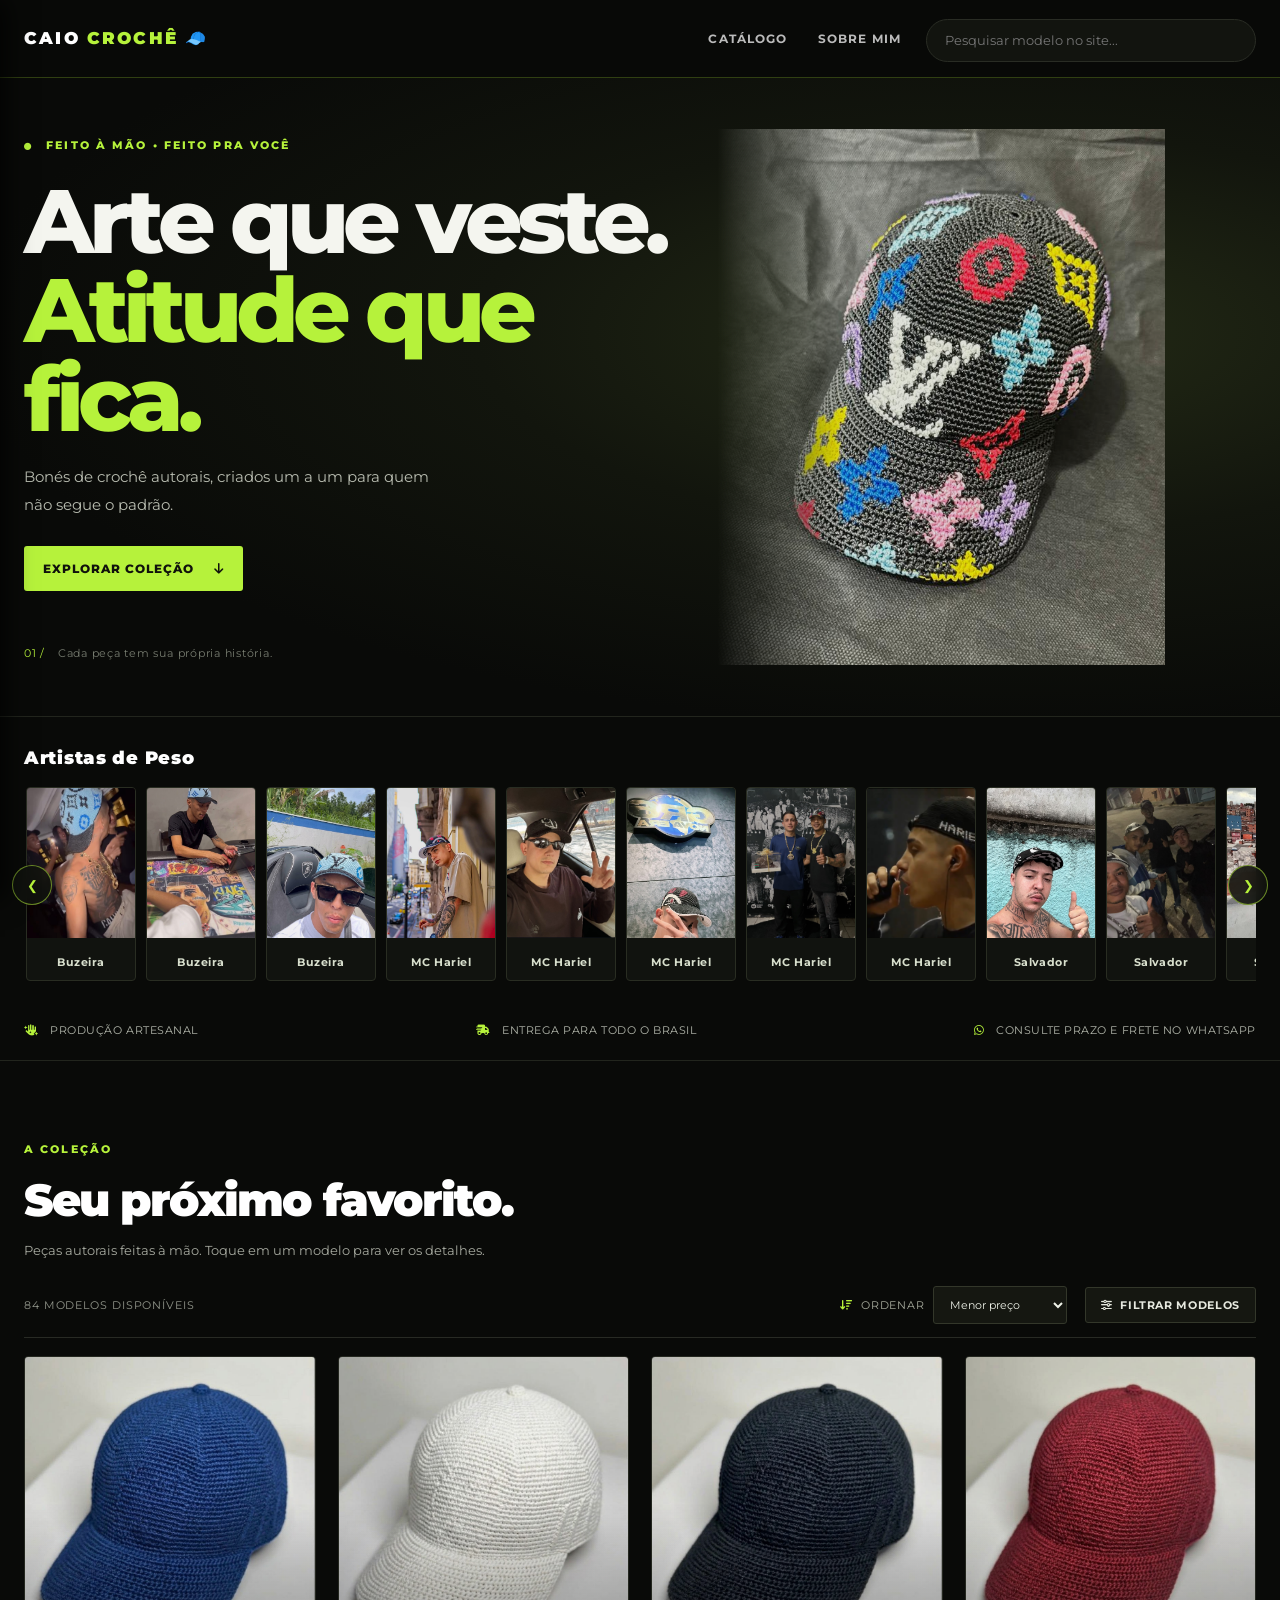
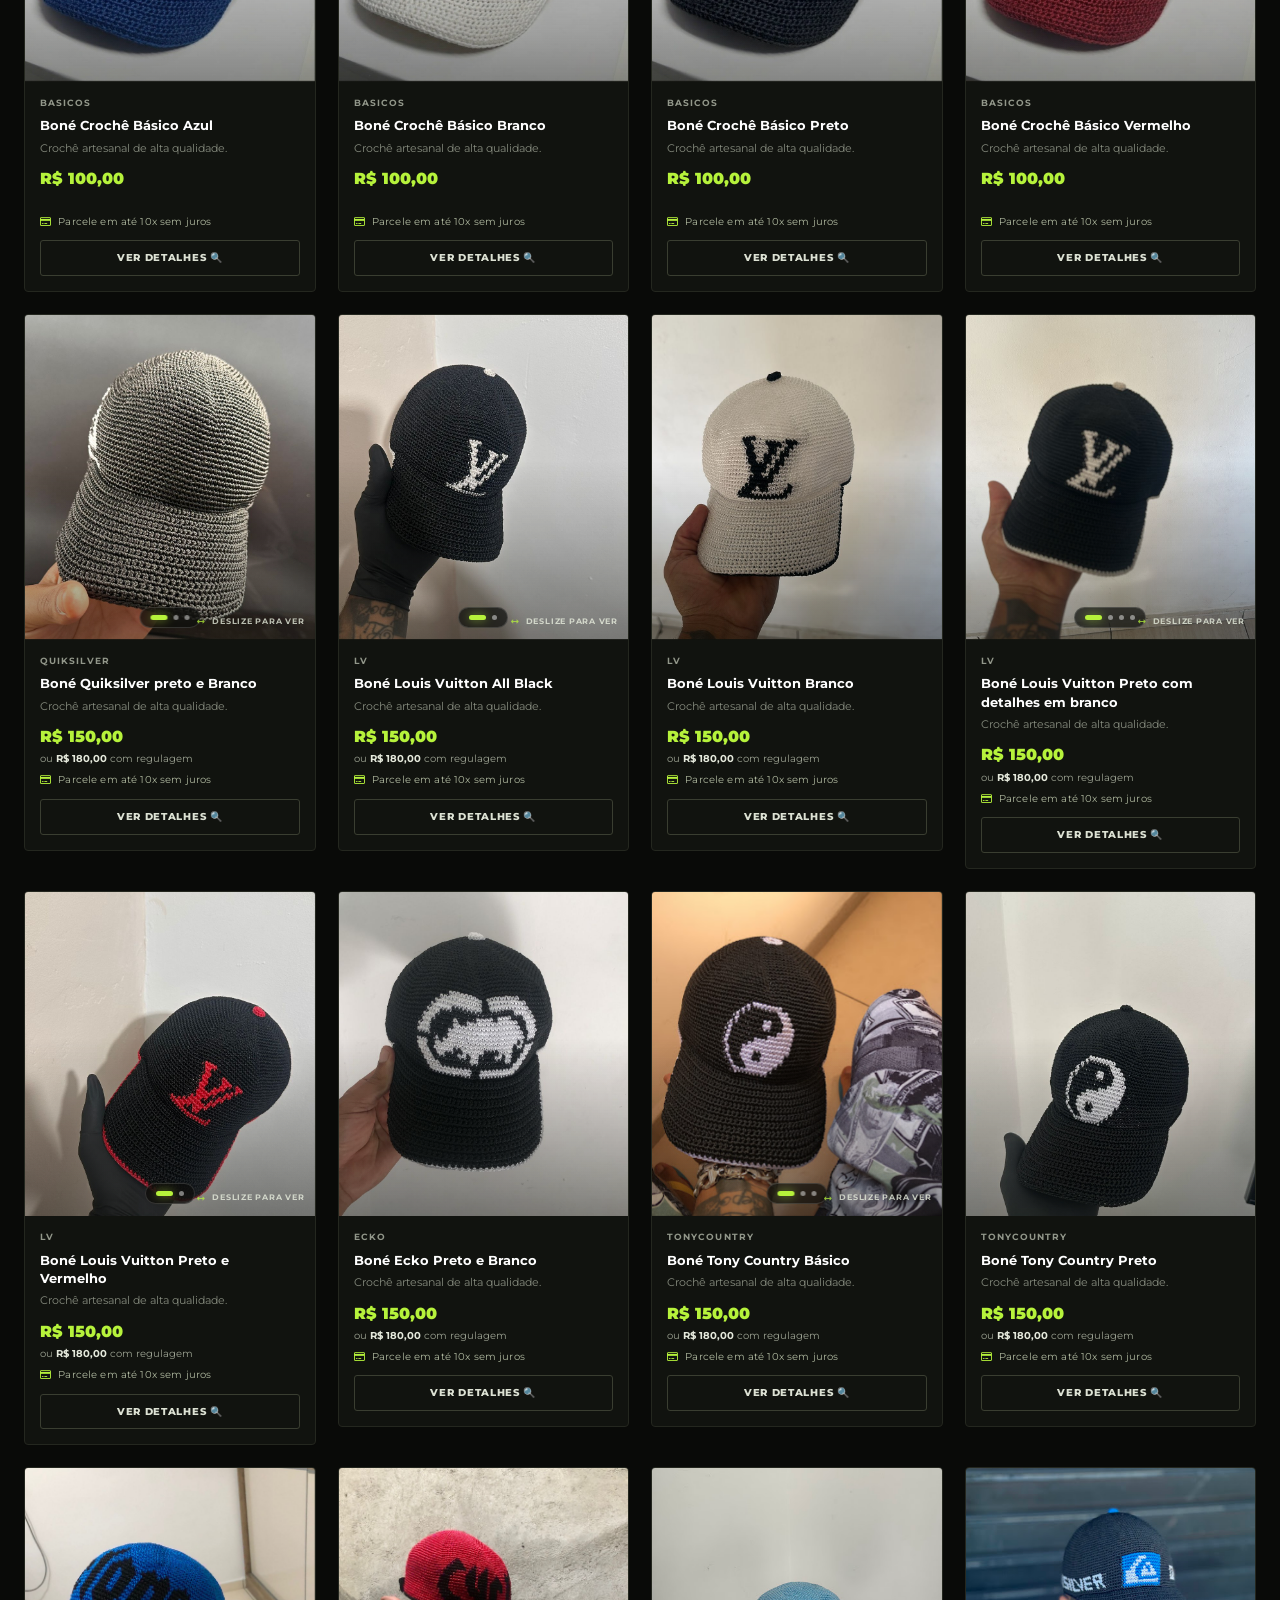
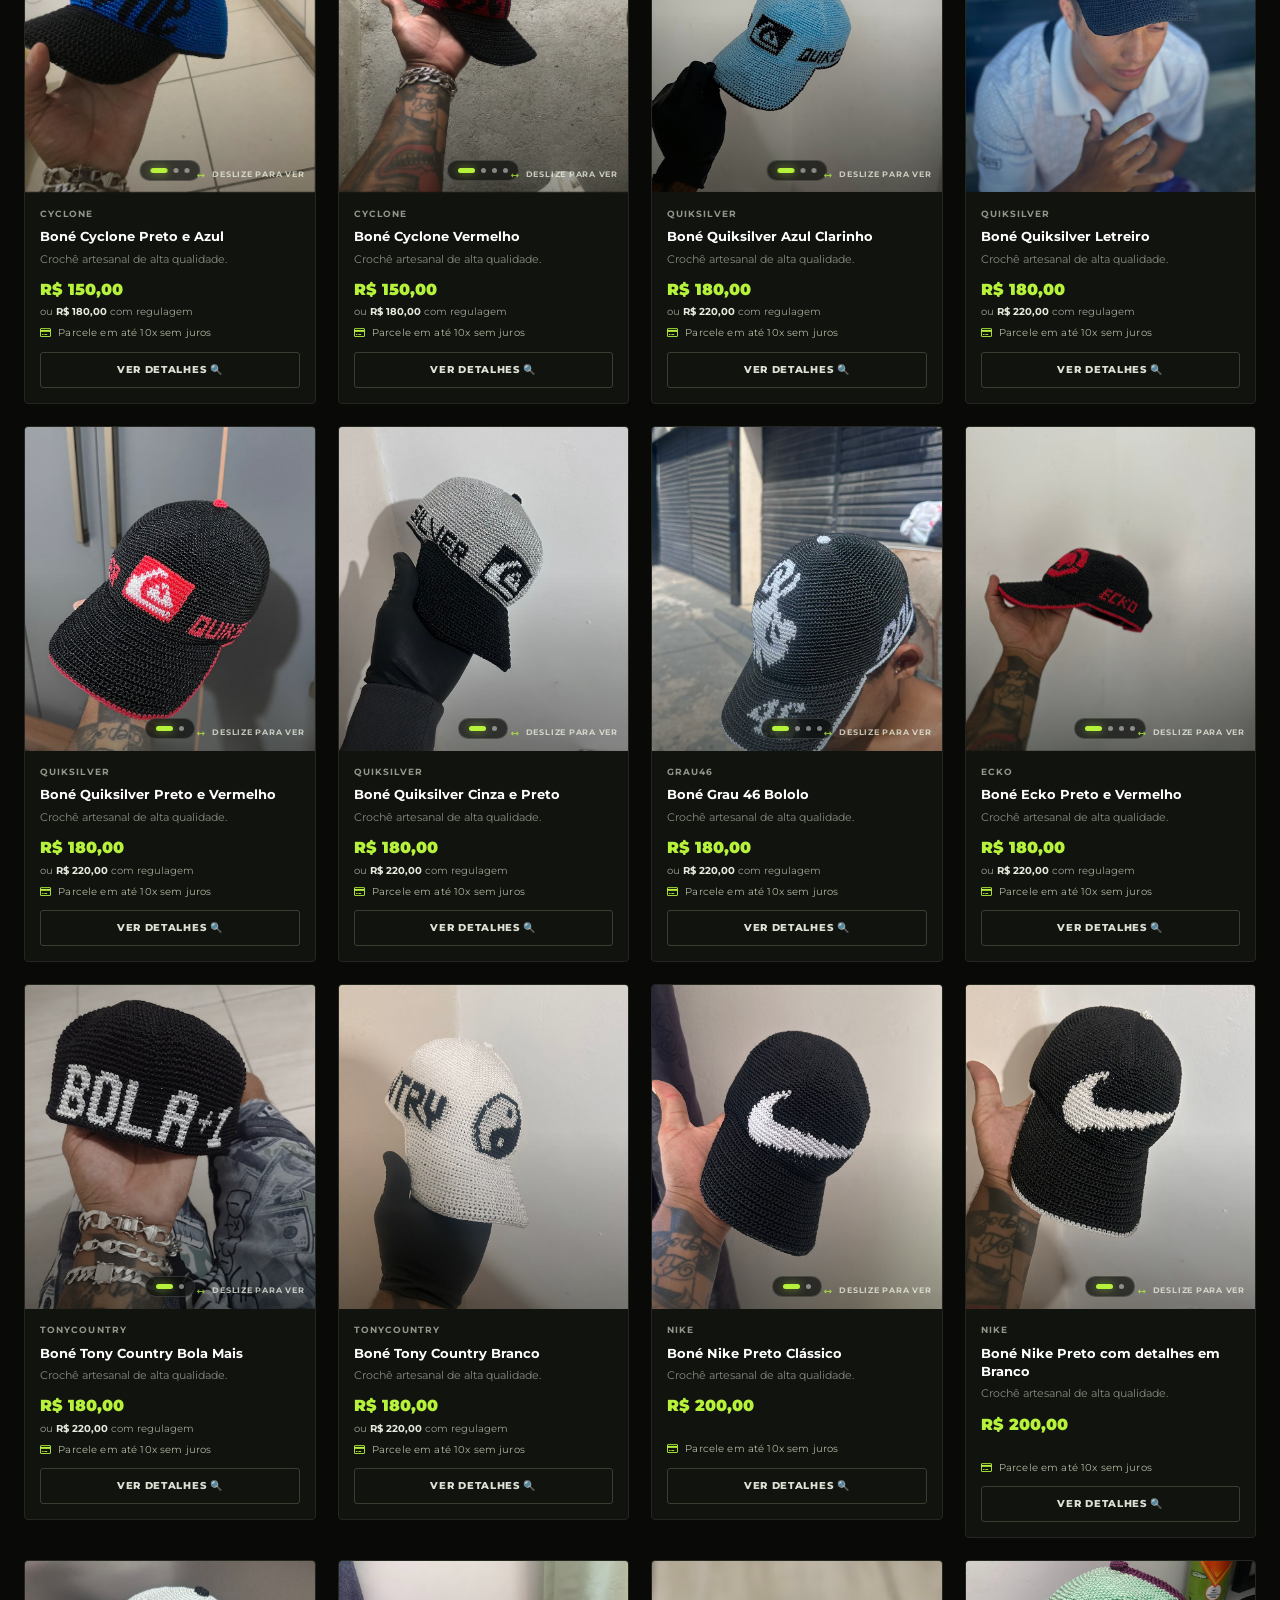
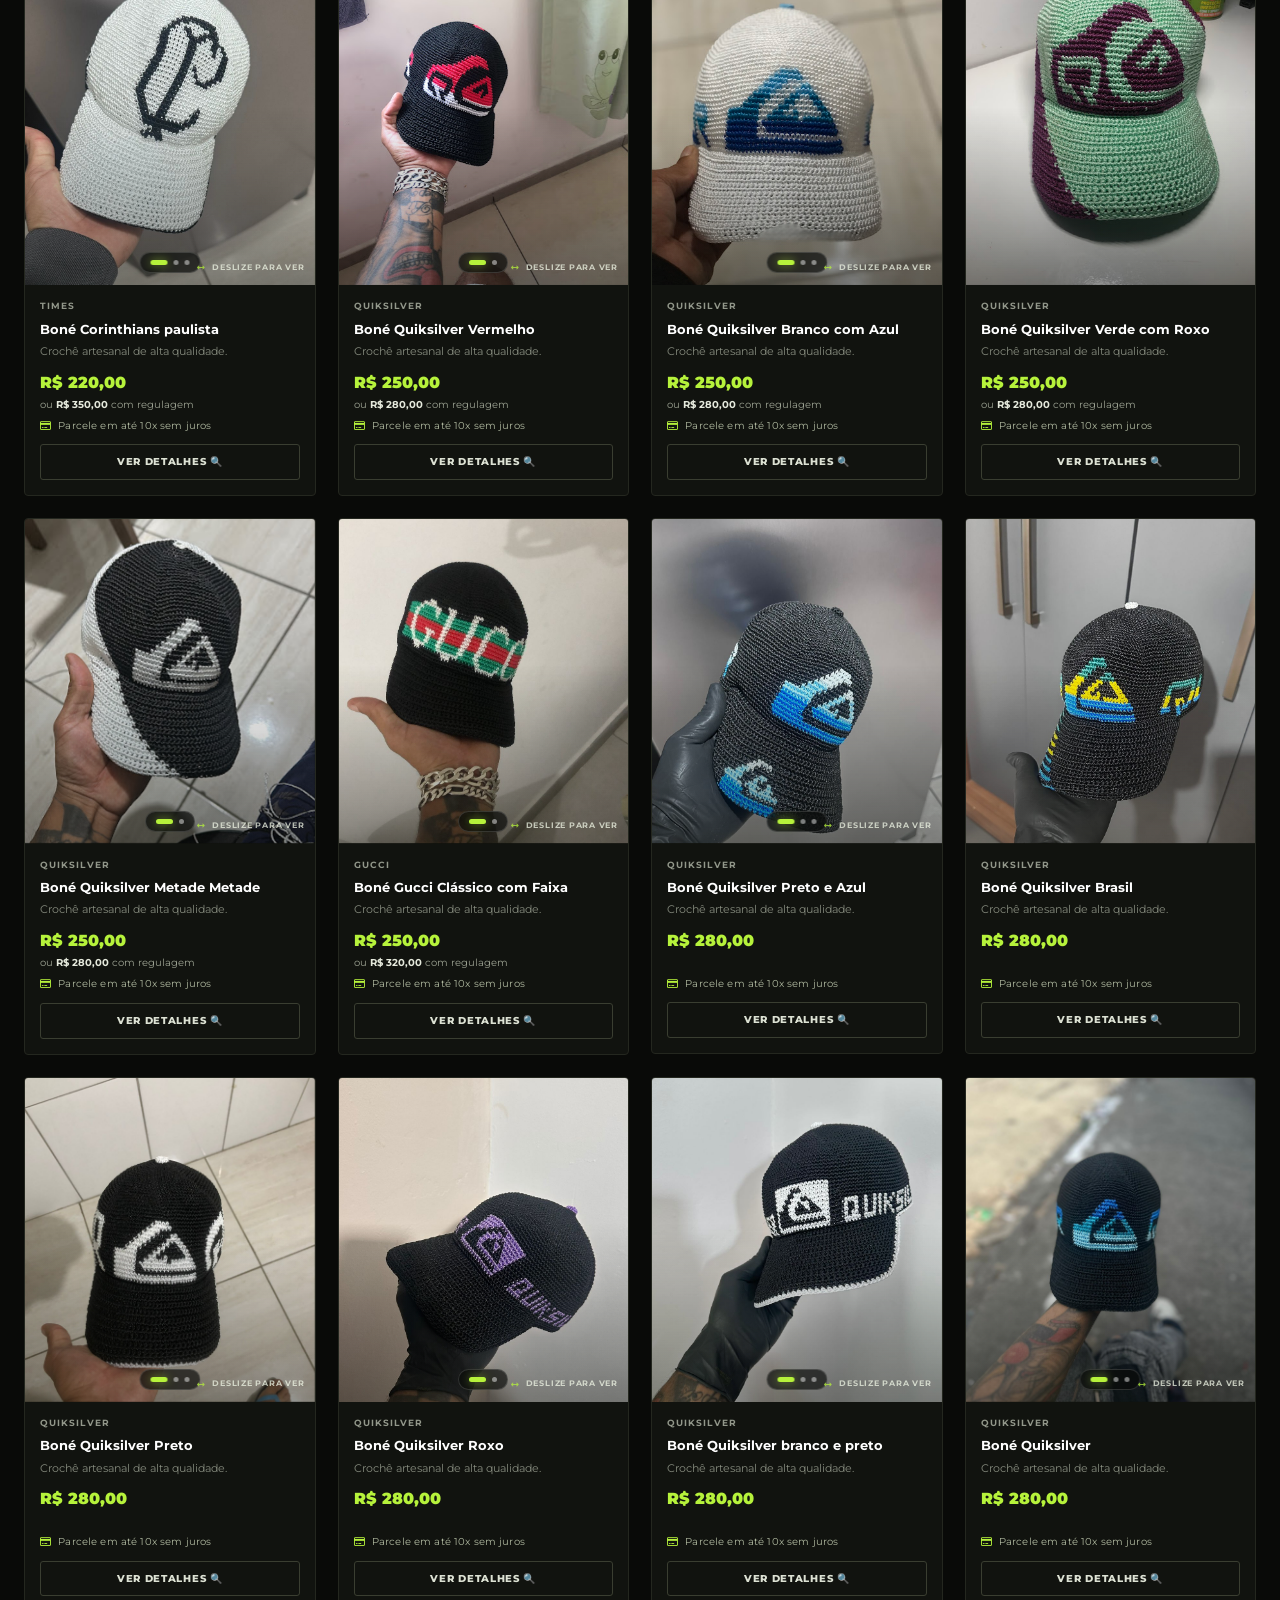
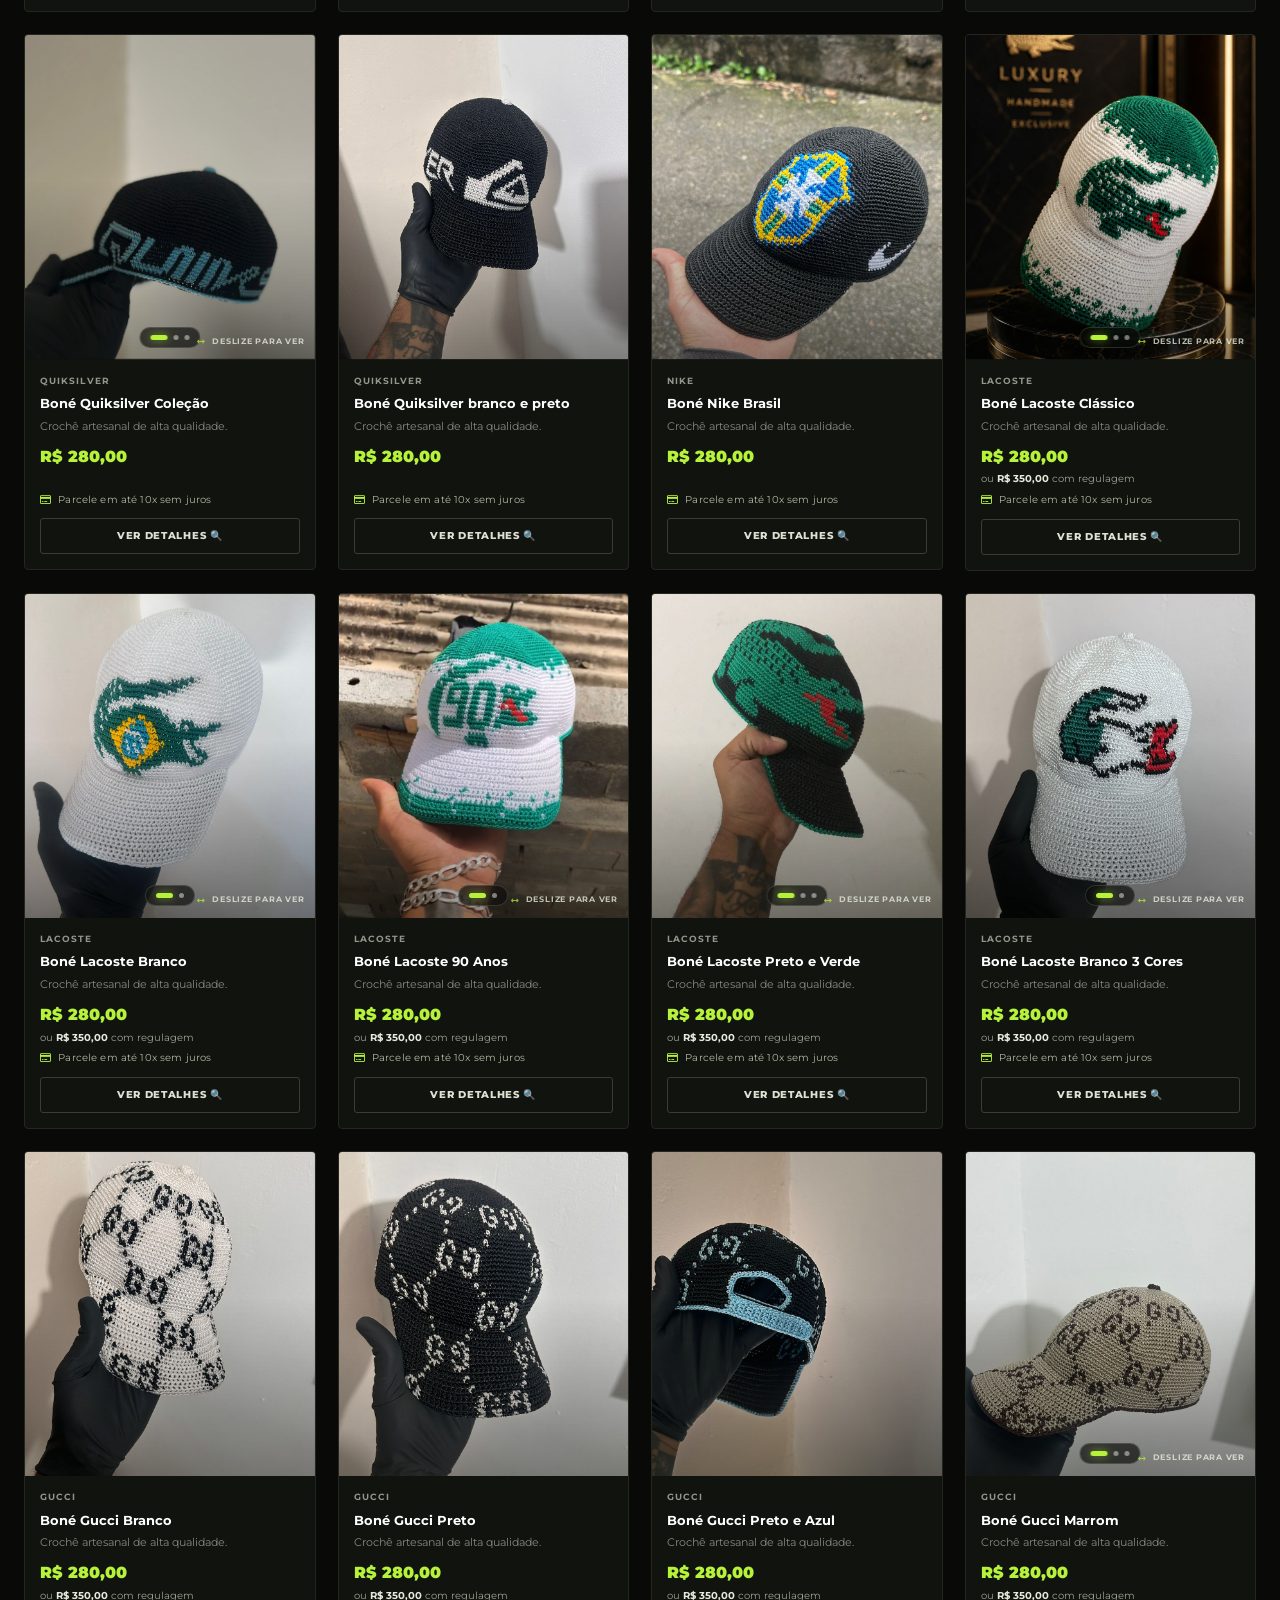
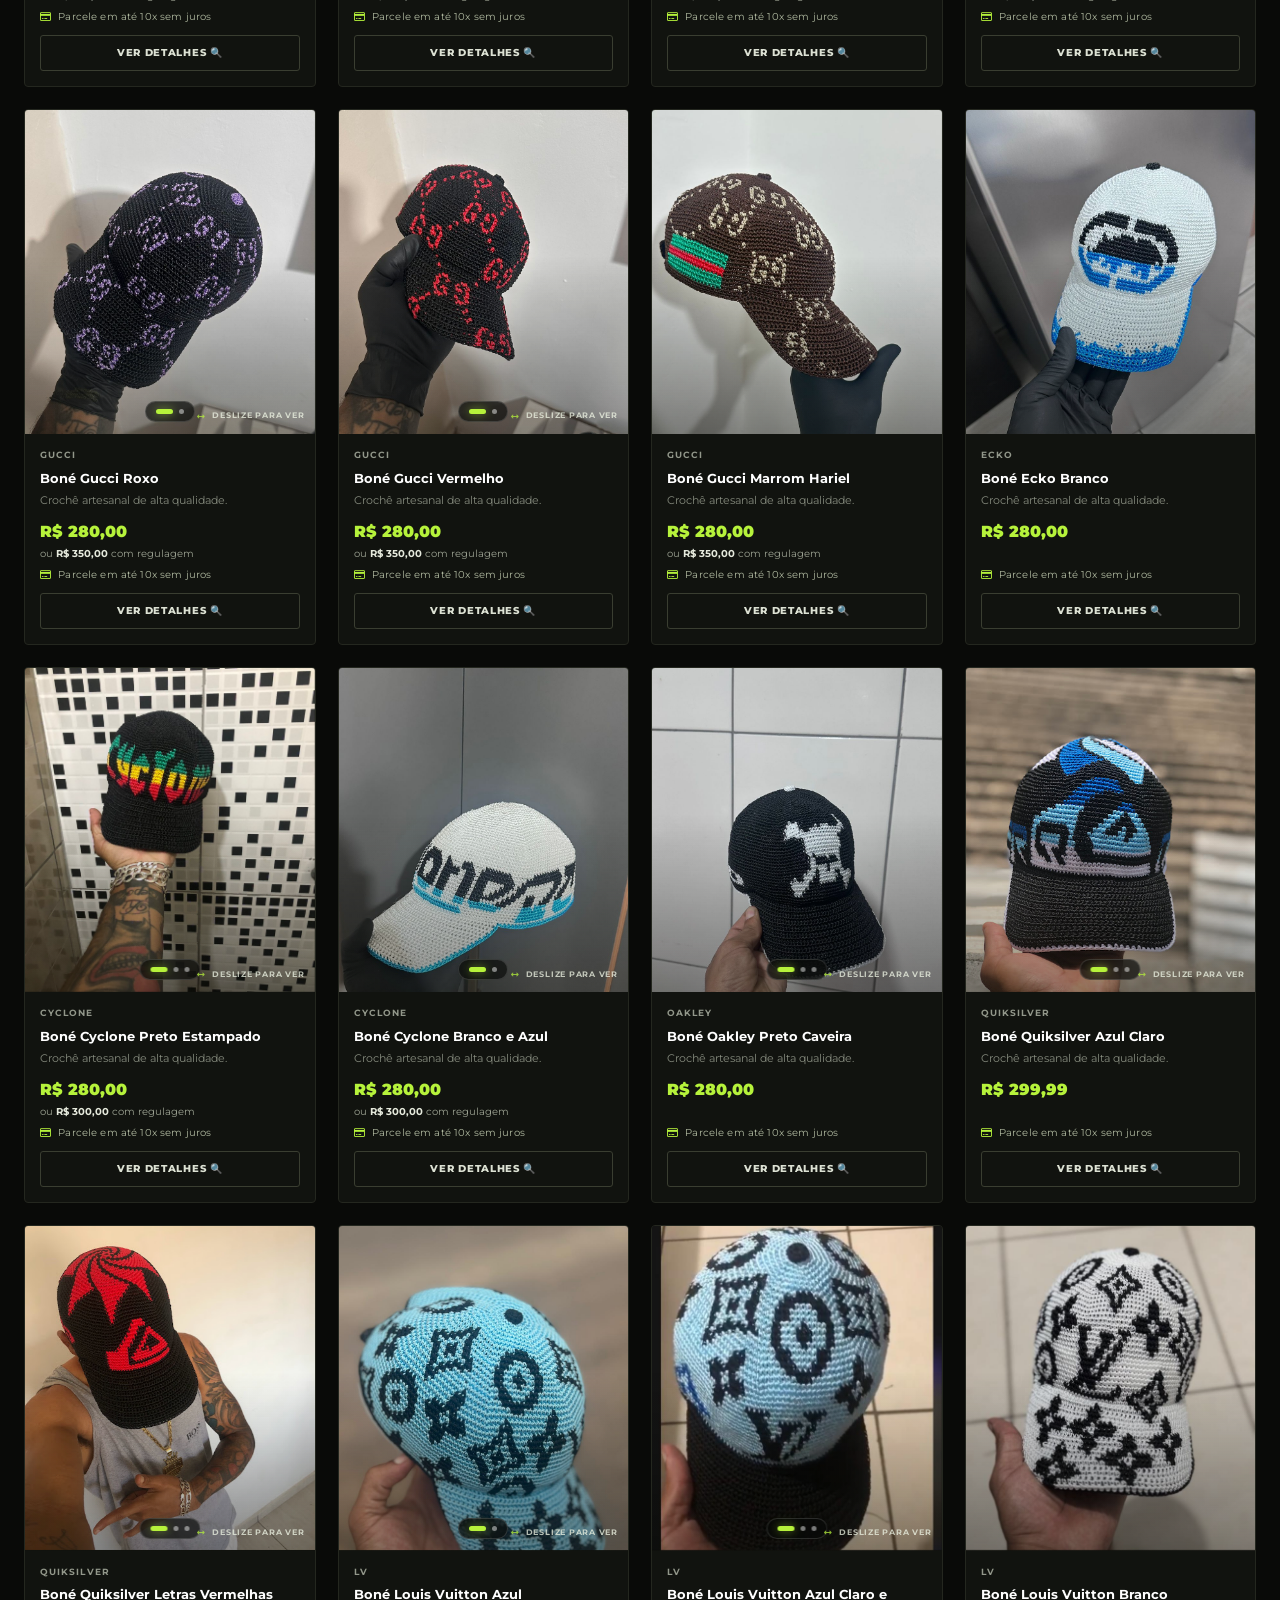
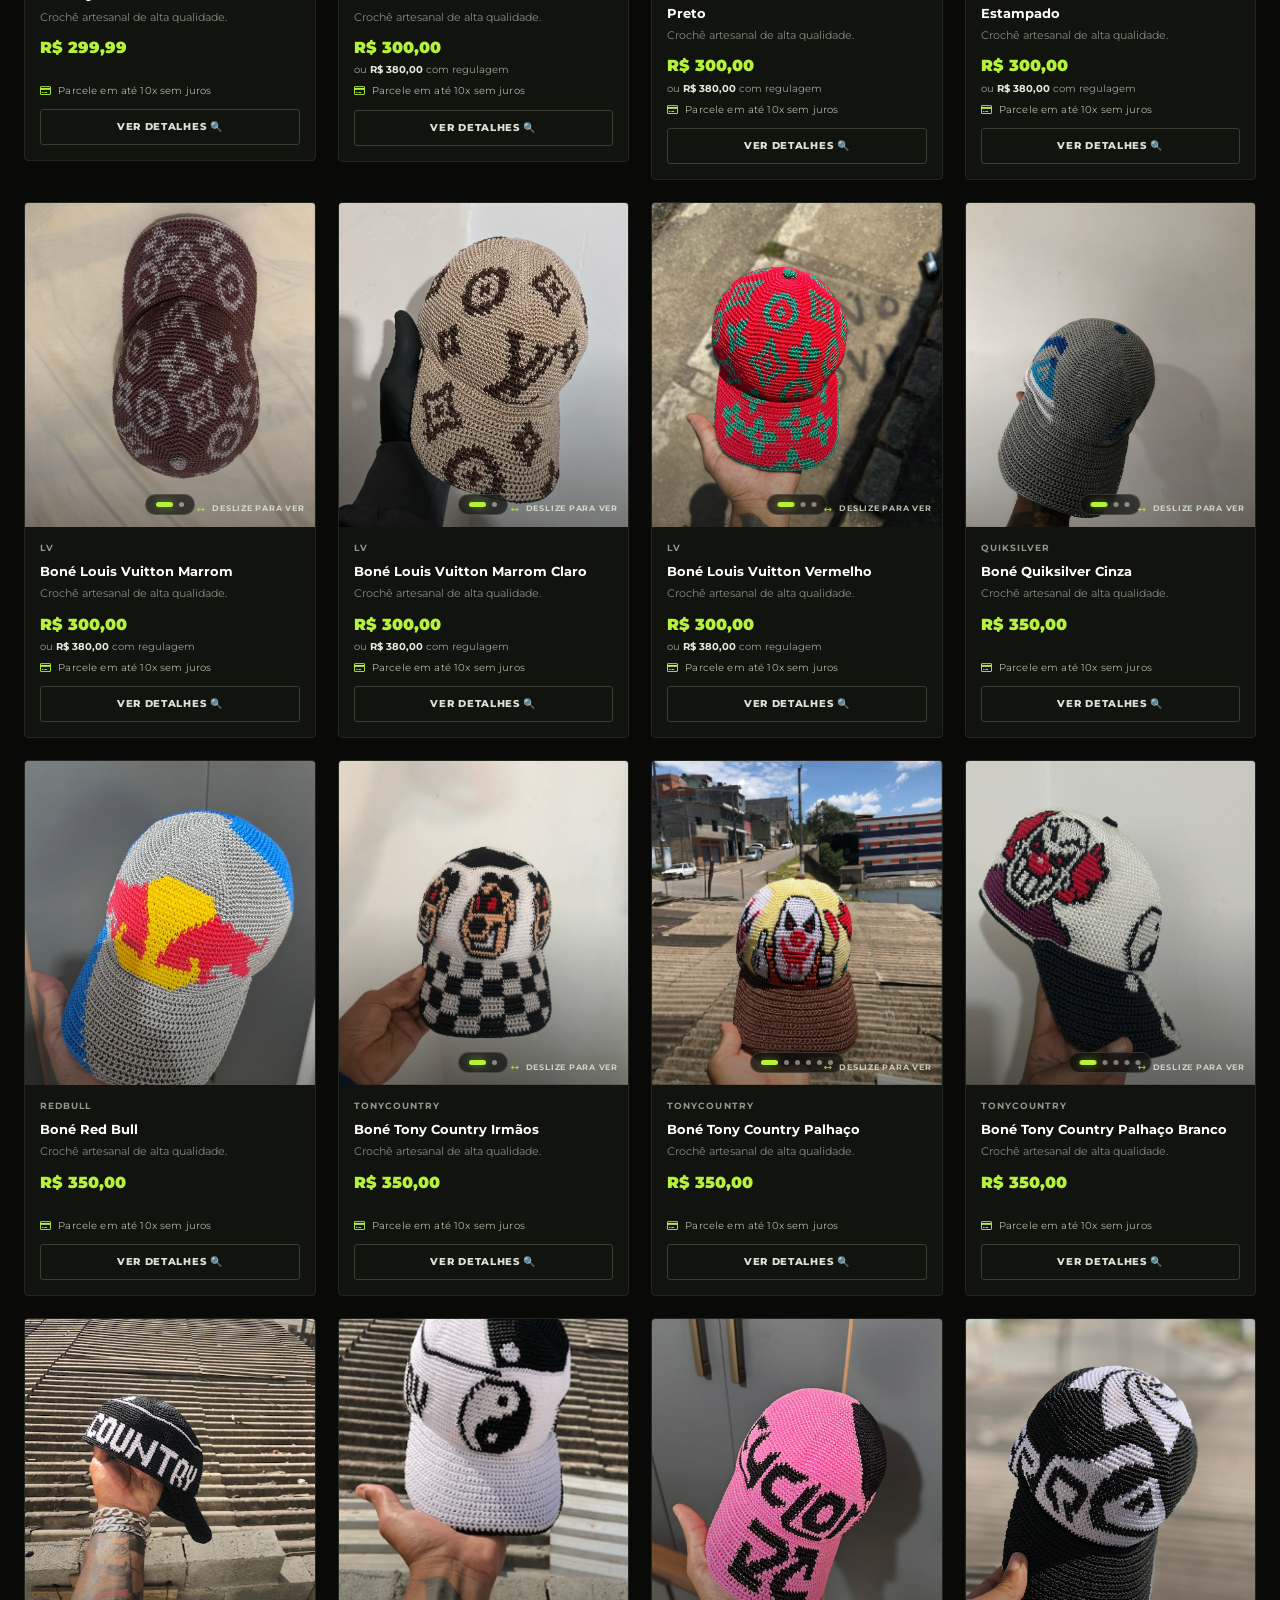
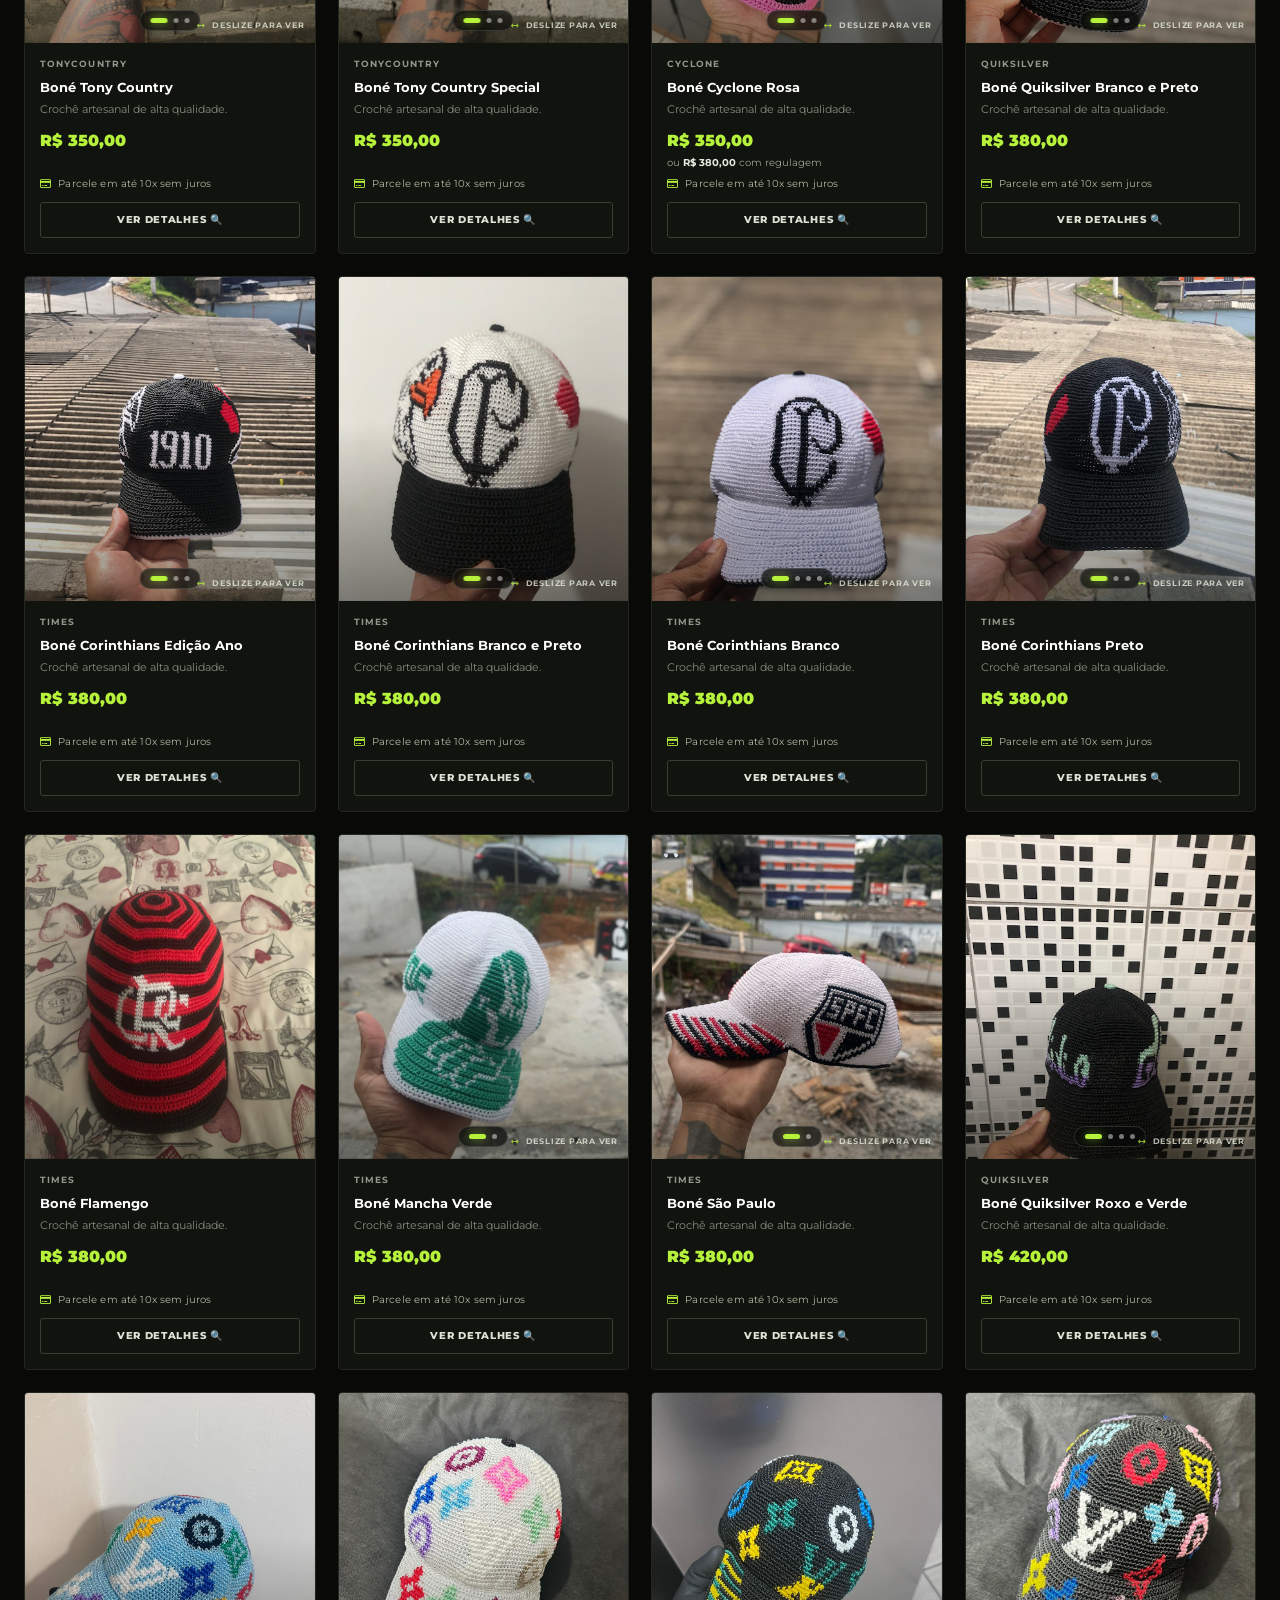
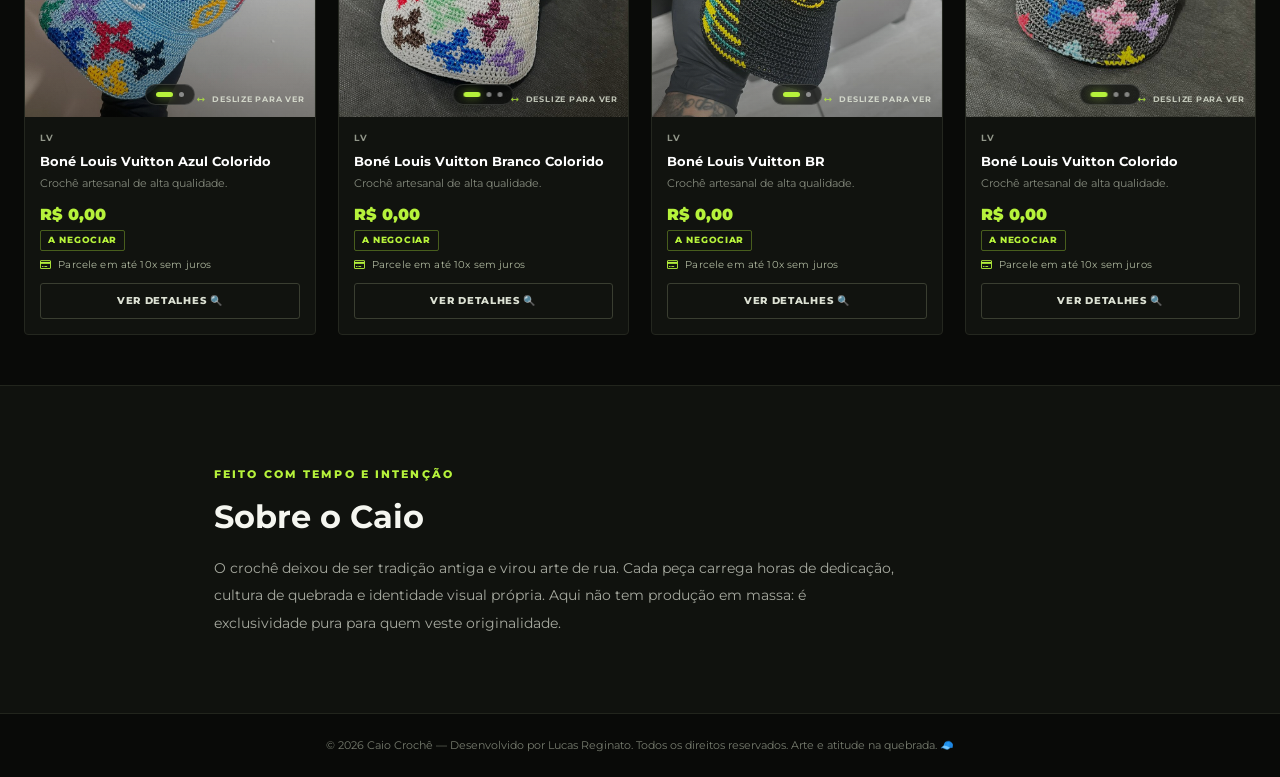
<file: index.html>
<!DOCTYPE html>
<html lang="pt-BR">
<head>
    <meta charset="UTF-8">
    <meta name="viewport" content="width=device-width, initial-scale=1.0">
    <title>Caio Crochê — Streetwear artesanal</title>
    <meta name="description" content="Bonés de crochê feitos à mão, com identidade de rua. Escolha seu modelo e peça direto pelo WhatsApp.">
    <meta name="google-site-verification" content="S76vfhNYtPNFsR1nV1IM_1eLzl5Fj9bIsYZyguMQOiA" />
    <!-- Tipografia e ícones usados pela loja. -->
    <link href="https://fonts.googleapis.com/css2?family=Montserrat:wght@400;600;700;900&display=swap" rel="stylesheet">
    <!-- FontAwesome para ícones -->
    <link rel="stylesheet" href="https://cdnjs.cloudflare.com/ajax/libs/font-awesome/6.4.0/css/all.min.css">
    <link rel="stylesheet" href="style.css">
    <link rel="stylesheet" href="loja.css">
</head>
<body>
    <!-- Camada escura que fecha o painel de filtros ao ser selecionada. -->
    <div id="overlayMenu" class="overlay-menu" onclick="toggleMenuLateral()"></div>

    <!-- Painel lateral com filtros de preço e categorias injetadas pelo JavaScript. -->
    <div id="abaLateral" class="aba-lateral">
        <div class="aba-header">
            <h3>Modelos de Bonés</h3>
            <button class="btn-fechar-aba" onclick="toggleMenuLateral()">✕</button>
        </div>
        <div class="filtros-preco">
            <span class="filtro-legenda">FAIXA DE PREÇO</span>
            <div class="campos-preco">
                <label>De R$ <input id="precoMinimo" type="number" min="0" step="10" placeholder="0" inputmode="numeric"></label>
                <label>Até R$ <input id="precoMaximo" type="number" min="0" step="10" placeholder="sem limite" inputmode="numeric"></label>
            </div>
            <button class="limpar-filtros" id="limparFiltros" type="button">Limpar filtros <i class="fa-solid fa-arrow-rotate-left"></i></button>
        </div>
        <div class="aba-conteudo" id="listaFiltrosLateral">
            <!-- O JavaScript vai injetar os botões e as quantidades aqui automaticamente! -->
        </div>
    </div>

    <!-- Cabeçalho da loja: identidade, navegação e pesquisa. -->
    <header class="header-loja">
        <div class="container">
            <div class="nav-topo">
                <h1 class="logo">CAIO <span>CROCHÊ 🧢</span></h1>
                <nav class="menu-links">
                    <a href="#vitrine">Catálogo</a>
                    <a href="#sobre">Sobre Mim</a>
                </nav>
            </div>

            <p class="sub-logo">Streetwear artesanal feito à mão, com identidade de rua.</p>

            <!-- BARRA DE PESQUISA INTERNA -->
            <div class="barra-pesquisa">
                <input type="text" id="campoPesquisa" placeholder="Pesquisar modelo no site...">
            </div>
        </div>
    </header>

    <!-- Apresentação principal da coleção e acesso rápido à vitrine. -->
    <section class="hero-loja">
        <div class="container hero-conteudo">
            <span class="hero-selo"><i class="fa-solid fa-circle"></i> FEITO À MÃO • FEITO PRA VOCÊ</span>
            <h2>Arte que veste.<br><span>Atitude que fica.</span></h2>
            <p>Bonés de crochê autorais, criados um a um para quem não segue o padrão.</p>
            <a class="hero-cta" href="#vitrine">Explorar coleção <i class="fa-solid fa-arrow-down"></i></a>
            <div class="hero-nota"><span>01 /</span> Cada peça tem sua própria história.</div>
        </div>
        <div class="hero-imagem" role="img" aria-label="Boné Louis Vuitton de crochê colorido"></div>
    </section>

    <!-- Galeria horizontal de referências; cada item abre uma foto ampliada. -->
    <div class="container">
        <div class="secao-titulo" style="margin-top: 15px; margin-bottom: 8px;">
            <h2>Artistas de Peso</h2>
        </div>

        <div class="famosos-container-wrapper">
            <button class="btn-slide-famosos btn-prev-famosos" onclick="rolarFamosos(-1)">❮</button>

            <div class="famosos-topo-scroll" id="famososScroll">
                <!-- Buzeira -->
                <div class="famoso-card-topo" onclick="abrirModalFamoso(0)">
                    <img src="imagens/famosos/buzeira.jpg" alt="Buzeira">
                    <p>Buzeira</p>
                </div>
                <div class="famoso-card-topo" onclick="abrirModalFamoso(1)">
                    <img src="imagens/famosos/buzeira2.jpg" alt="Buzeira">
                    <p>Buzeira </p>
                </div>
                <div class="famoso-card-topo" onclick="abrirModalFamoso(2)">
                    <img src="imagens/famosos/buzeira3.jpg" alt="Buzeira">
                    <p>Buzeira </p>
                </div>

                <!-- MC Hariel -->
                <div class="famoso-card-topo" onclick="abrirModalFamoso(3)">
                    <img src="imagens/famosos/hariel.jpg" alt="MC Hariel">
                    <p>MC Hariel</p>
                </div>
                <div class="famoso-card-topo" onclick="abrirModalFamoso(4)">
                    <img src="imagens/famosos/hariel1.jpg" alt="MC Hariel">
                    <p>MC Hariel</p>
                </div>
                <div class="famoso-card-topo" onclick="abrirModalFamoso(5)">
                    <img src="imagens/famosos/hariel2.jpg" alt="MC Hariel">
                    <p>MC Hariel</p>
                </div>
                <div class="famoso-card-topo" onclick="abrirModalFamoso(6)">
                    <img src="imagens/famosos/hariel3.jpg" alt="MC Hariel">
                    <p>MC Hariel</p>
                </div>
                <div class="famoso-card-topo" onclick="abrirModalFamoso(7)">
                    <img src="imagens/famosos/hariel4.jpg" alt="MC Hariel">
                    <p>MC Hariel</p>
                </div>

                <!-- Salvador da Rima -->
                <div class="famoso-card-topo" onclick="abrirModalFamoso(8)">
                    <img src="imagens/famosos/salvador.jpg" alt="Salvador da Rima">
                    <p>Salvador</p>
                </div>
                <div class="famoso-card-topo" onclick="abrirModalFamoso(9)">
                    <img src="imagens/famosos/salvador1.jpg" alt="Salvador da Rima">
                    <p>Salvador</p>
                </div>
                <div class="famoso-card-topo" onclick="abrirModalFamoso(10)">
                    <img src="imagens/famosos/salvador2.jpg" alt="Salvador da Rima">
                    <p>Salvador</p>
                </div>
                <div class="famoso-card-topo" onclick="abrirModalFamoso(11)">
                    <img src="imagens/famosos/salvador3.jpg" alt="Salvador da Rima">
                    <p>Salvador</p>
                </div>

                <!-- Bruno Tatuapé -->
                <div class="famoso-card-topo" onclick="abrirModalFamoso(12)">
                    <img src="imagens/famosos/Brunotatuape1.jpg" alt="Bruno Tatuapé">
                    <p>Bruno Tatuapé</p>
                </div>
                <div class="famoso-card-topo" onclick="abrirModalFamoso(13)">
                    <img src="imagens/famosos/brunotatuape2.jpg" alt="Bruno Tatuapé">
                    <p>Bruno Tatuapé</p>
                </div>

                <!-- Demais Artistas -->
                <div class="famoso-card-topo" onclick="abrirModalFamoso(14)">
                    <img src="imagens/famosos/mckauan.jpg" alt="MC Kauan">
                    <p>MC Kauan</p>
                </div>
                <div class="famoso-card-topo" onclick="abrirModalFamoso(15)">
                    <img src="imagens/famosos/crysdias.jpg" alt="Crys Dias">
                    <p>Crys Dias</p>
                </div>
                <div class="famoso-card-topo" onclick="abrirModalFamoso(16)">
                    <img src="imagens/famosos/mccebezinho.jpg" alt="MC Cebebinho">
                    <p>MC Cebezinho</p>
                </div>
            </div>

            <button class="btn-slide-famosos btn-next-famosos" onclick="rolarFamosos(1)">❯</button>
        </div>
    </div>



    <!-- Informações rápidas sobre produção, entrega e atendimento. -->
    <div class="container faixa-beneficios">
        <span><i class="fa-solid fa-hand-sparkles"></i> Produção artesanal</span>
        <span><i class="fa-solid fa-truck-fast"></i> Entrega para todo o Brasil</span>
        <span><i class="fa-brands fa-whatsapp"></i> Consulte prazo e frete no WhatsApp</span>
    </div>

    <!-- Catálogo: título, ordenação, filtros e cards criados pelo script.js. -->
    <main class="container" id="vitrine">
        <div class="secao-titulo">
            <span class="eyebrow">A COLEÇÃO</span>
            <h2>Seu próximo favorito.</h2>
            <p>Peças autorais feitas à mão. Toque em um modelo para ver os detalhes.</p>
        </div>
        <div class="vitrine-toolbar">
            <span id="contadorProdutos" class="contador-produtos"></span>
            <label class="ordenar-label" for="ordenarProdutos"><i class="fa-solid fa-arrow-down-wide-short"></i> Ordenar
                <select id="ordenarProdutos" aria-label="Ordenar produtos">
                    <option value="preco-crescente">Menor preço</option>
                    <option value="preco-decrescente">Maior preço</option>
                    <option value="nome">Nome</option>
                </select>
            </label>
            <button class="btn-abrir-menu" onclick="toggleMenuLateral()"><i class="fa-solid fa-sliders"></i> Filtrar modelos</button>
        </div>

        <section class="produtos-grid" id="gridProdutos">
            <!-- O JavaScript vai injetar todos os bonés de todas as marcas aqui perfeitamente -->
        </section>
    </main>

    <!-- História e proposta da marca. -->
    <section class="secao-sobre" id="sobre">
        <div class="container sobre-box">
            <div class="sobre-texto">
                <span class="eyebrow">FEITO COM TEMPO E INTENÇÃO</span>
                <h2>Sobre o Caio</h2>
                <p>O crochê deixou de ser tradição antiga e virou arte de rua. Cada peça carrega horas de dedicação, cultura de quebrada e identidade visual própria. Aqui não tem produção em massa: é exclusividade pura para quem veste originalidade.</p>
            </div>
        </div>
    </section>

    <!-- Créditos e informações finais da página. -->
    <footer>
        <p>&copy; 2026 Caio Crochê — Desenvolvido por Lucas Reginato. Todos os direitos reservados. Arte e atitude na quebrada. 🧢</p>
    </footer>

    <!-- Dados dos produtos: cada arquivo define uma lista de uma marca. -->
    <script src="basicos.js"></script>
    <script src="quiksilver.js"></script>
    <script src="times.js"></script>
    <script src="louisvuitton.js"></script>
    <script src="lacoste.js"></script>
    <script src="cyclone.js"></script>
    <script src="redbull.js"></script>
    <script src="oakley.js"></script>
    <script src="gucci.js"></script>
    <script src="grau46.js"></script>
    <script src="ecko.js"></script>
    <script src="tonycountry.js"></script>
    <script src="nike.js"></script>
    <!-- Montagem dos componentes e controles de pesquisa/filtro. -->
    <script src="script.js"></script>
    <script src="catalogo.js"></script>
</body>
</html>
</file>
<file: style.css>
/* ==========================================
    RESET E CONFIGURAÇÕES GLOBAIS
   ========================================== */
* {
    margin: 0;
    padding: 0;
    box-sizing: border-box;
    font-family: 'Montserrat', sans-serif;
    scroll-behavior: smooth;
    touch-action: manipulation; /* Evita o zoom chato de duplo clique no celular */
}

body {
    background: linear-gradient(rgba(5, 5, 5, 0.92), rgba(5, 5, 5, 0.92)), url('imagens/famosos/buzeira.jpg');
    background-size: cover;
    background-position: center;
    background-attachment: fixed;
    color: #f1f1f1;
    line-height: 1.4;
}

.container {
    max-width: 1200px;
    margin: 0 auto;
    padding: 0 10px;
}

/* ==========================================
    HEADER E MENU (COMPACTO)
   ========================================== */
.header-loja {
    background: linear-gradient(135deg, rgba(15, 15, 15, 0.95) 0%, rgba(25, 25, 25, 0.95) 100%);
    padding: 15px 0;
    border-bottom: 2px solid #00ff66;
    backdrop-filter: blur(8px);
}

.nav-topo {
    display: flex;
    justify-content: space-between;
    align-items: center;
    flex-wrap: wrap;
    gap: 10px;
    margin-bottom: 10px;
}

.logo {
    font-size: 1.3rem;
    font-weight: 900;
    letter-spacing: 1px;
    text-transform: uppercase;
    color: #ffffff;
}

.logo span {
    color: #00ff66;
}

.menu-links {
    display: flex;
    gap: 10px;
}

.menu-links a {
    color: #bbb;
    text-decoration: none;
    font-weight: 700;
    text-transform: uppercase;
    font-size: 0.7rem;
    transition: color 0.3s ease;
}

.menu-links a:hover {
    color: #00ff66;
}

.sub-logo {
    font-size: 0.7rem;
    color: #888;
    margin-bottom: 12px;
    text-transform: uppercase;
    letter-spacing: 1px;
    text-align: center;
}

/* ==========================================
    BARRA DE PESQUISA E BOTÃO MODELOS
   ========================================== */
.btn-abrir-menu {
    background-color: rgba(25, 25, 25, 0.9);
    color: #00ff66;
    border: 1px solid #00ff66;
    padding: 8px 16px;
    border-radius: 8px;
    font-weight: bold;
    font-size: 0.75rem;
    cursor: pointer;
    display: flex;
    align-items: center;
    justify-content: center;
    gap: 8px;
    margin: 8px 0 10px 0;
    text-transform: uppercase;
    width: fit-content;
    transition: all 0.3s ease;
    box-shadow: 0 4px 10px rgba(0, 0, 0, 0.5);
}

.btn-abrir-menu:hover {
    background-color: #00ff66;
    color: #000;
    transform: scale(1.05);
}

.barra-pesquisa {
    max-width: 100%;
    margin: 0 auto;
}

.barra-pesquisa input {
    width: 100%;
    padding: 8px 12px;
    font-size: 0.8rem;
    background-color: rgba(20, 20, 20, 0.9);
    border: 1px solid #333;
    border-radius: 20px;
    color: #fff;
    outline: none;
    transition: all 0.3s ease;
}

.barra-pesquisa input:focus {
    border-color: #00ff66;
    box-shadow: 0 0 8px rgba(0, 255, 102, 0.3);
}

/* ==========================================
    FAMOSOS NO TOPO (COM SCROLL E SETINHAS)
   ========================================== */
.secao-titulo {
    text-align: center;
    margin-top: 20px;
}

.secao-titulo h2 {
    font-size: 1.1rem;
    font-weight: 900;
    text-transform: uppercase;
    color: #fff;
}

.famosos-container-wrapper {
    position: relative;
    display: flex;
    align-items: center;
    margin: 10px 0 15px 0;
}

.famosos-topo-scroll {
    display: flex;
    gap: 10px;
    overflow-x: auto;
    scroll-behavior: smooth;
    width: 100%;
    padding: 5px 2px;
    scrollbar-width: none;
}

.famosos-topo-scroll::-webkit-scrollbar {
    display: none;
}

.famoso-card-topo {
    min-width: 110px;
    width: 110px;
    background: rgba(14, 14, 14, 0.88);
    backdrop-filter: blur(8px);
    border: 1px solid rgba(255, 255, 255, 0.08);
    border-radius: 10px;
    text-align: center;
    overflow: hidden;
    flex-shrink: 0;
    padding-bottom: 6px;
    cursor: pointer;
    transition: transform 0.2s ease, border-color 0.2s ease;
}

.famoso-card-topo:hover {
    transform: translateY(-2px);
    border-color: #00ff66;
}

.famoso-card-topo img {
    width: 100%;
    height: 120px;
    object-fit: cover;
    background: #000;
    margin-bottom: 4px;
}

.famoso-card-topo p {
    font-size: 0.65rem;
    font-weight: 700;
    color: #00ff66;
    white-space: nowrap;
    overflow: hidden;
    text-overflow: ellipsis;
    padding: 0 4px;
}

.btn-slide-famosos {
    position: absolute;
    top: 50%;
    transform: translateY(-50%);
    background: rgba(0, 0, 0, 0.75);
    color: #00ff66;
    border: 1px solid rgba(0, 255, 102, 0.4);
    width: 32px;
    height: 32px;
    border-radius: 50%;
    cursor: pointer;
    display: flex;
    align-items: center;
    justify-content: center;
    font-size: 13px;
    z-index: 10;
    transition: 0.2s;
}

.btn-slide-famosos:hover {
    background: #00ff66;
    color: #000;
    transform: translateY(-50%) scale(1.1);
}

.btn-prev-famosos { left: -12px; }
.btn-next-famosos { right: -12px; }

/* ==========================================
    VITRINE DE PRODUTOS (COM SWIPE E BOLINHAS)
   ========================================== */
.produtos-grid {
    display: grid;
    grid-template-columns: repeat(2, 1fr); 
    gap: 10px; 
    padding: 10px 0 25px 0;
}

.bone-card {
    background: rgba(14, 14, 14, 0.88);
    backdrop-filter: blur(10px);
    border: 1px solid rgba(255, 255, 255, 0.06);
    border-radius: 10px;
    overflow: hidden;
    display: flex;
    flex-direction: column;
    justify-content: space-between;
    cursor: pointer;
    transition: transform 0.3s ease, box-shadow 0.3s ease, border-color 0.3s ease;
}

.bone-card:hover {
    transform: translateY(-4px);
    box-shadow: 0 10px 25px rgba(0, 0, 0, 0.8);
    border-color: rgba(0, 255, 102, 0.4);
}

.imagem-container {
    position: relative;
    width: 100%;
    height: 140px; 
    background-color: rgba(0, 0, 0, 0.4);
    overflow: hidden;
    user-select: none;
}

.produto-img {
    width: 100%;
    height: 100%;
    object-fit: cover;
    transition: opacity 0.2s ease-in-out;
}

/* Setinhas aprimoradas e fáceis de clicar no celular */
.btn-slide {
    position: absolute;
    top: 50%;
    transform: translateY(-50%);
    background: rgba(0, 0, 0, 0.85) !important;
    color: #00ff66 !important;
    border: 1px solid #00ff66 !important;
    width: 36px !important;
    height: 36px !important;
    border-radius: 50% !important;
    cursor: pointer;
    display: flex !important;
    align-items: center !important;
    justify-content: center !important;
    font-size: 14px !important;
    z-index: 5;
    box-shadow: 0 4px 10px rgba(0,0,0,0.6);
    transition: background 0.2s, transform 0.2s;
}

.btn-slide:hover {
    background: #00ff66 !important;
    color: #000 !important;
    transform: translateY(-50%) scale(1.08);
}

.btn-prev { left: 8px !important; }
.btn-next { right: 8px !important; }

/* Bolinhas indicadoras embaixo da foto */
.dots-container {
    position: absolute;
    bottom: 8px;
    left: 50%;
    transform: translateX(-50%);
    display: flex;
    gap: 5px;
    z-index: 5;
    pointer-events: none;
}

.dot {
    width: 6px;
    height: 6px;
    border-radius: 50%;
    background: rgba(255, 255, 255, 0.4);
    transition: background 0.3s, transform 0.3s;
}

.dot.active {
    background: #00ff66;
    transform: scale(1.3);
}

.card-conteudo {
    padding: 10px;
    display: flex;
    flex-direction: column;
    flex-grow: 1;
}

.bone-titulo {
    font-size: 0.75rem;
    font-weight: 700;
    color: #fff;
    margin-bottom: 3px;
    line-height: 1.1;
}

.bone-descricao {
    font-size: 0.65rem;
    color: #999;
    margin-bottom: 6px;
    flex-grow: 1;
    display: -webkit-box;
    -webkit-line-clamp: 2;
    line-clamp: 2;
    -webkit-box-orient: vertical;
    overflow: hidden;
}

.preco {
    font-size: 0.85rem;
    font-weight: 900;
    color: #00ff66;
    margin-bottom: 6px;
    display: block;
}

.btn-whatsapp {
    display: block;
    width: 100%;
    background-color: #25d366;
    color: #000;
    text-align: center;
    padding: 6px;
    border-radius: 4px;
    font-weight: 800;
    text-decoration: none;
    text-transform: uppercase;
    font-size: 0.65rem;
    transition: background-color 0.2s ease;
}

.btn-whatsapp:hover {
    background-color: #1ebe5d;
    color: #fff;
}

/* ==========================================
    GAVETA LATERAL (MENU MODELOS & ESTOQUE)
   ========================================== */
.overlay-menu {
    position: fixed;
    top: 0;
    left: 0;
    width: 100%;
    height: 100%;
    background: rgba(0, 0, 0, 0.7);
    backdrop-filter: blur(4px);
    z-index: 9997;
    display: none;
    opacity: 0;
    transition: opacity 0.3s ease;
}

.overlay-menu.ativo {
    display: block;
    opacity: 1;
}

.aba-lateral {
    position: fixed;
    top: 0;
    left: -280px;
    width: 280px;
    height: 100%;
    background: #141414;
    border-right: 1px solid rgba(255, 255, 255, 0.1);
    z-index: 9998;
    transition: left 0.35s cubic-bezier(0.77, 0, 0.175, 1);
    display: flex;
    flex-direction: column;
    box-shadow: 5px 0 25px rgba(0,0,0,0.8);
}

.aba-lateral.ativa {
    left: 0;
}

.aba-header {
    display: flex;
    justify-content: space-between;
    align-items: center;
    padding: 20px;
    border-bottom: 1px solid #222;
}

.aba-header h3 {
    font-size: 1rem;
    color: #fff;
    text-transform: uppercase;
}

.btn-fechar-aba {
    background: none;
    border: none;
    color: #fff;
    font-size: 1.2rem;
    cursor: pointer;
    padding: 5px;
}

.aba-conteudo {
    padding: 15px;
    display: flex;
    flex-direction: column;
    gap: 8px;
    overflow-y: auto;
}

.item-filtro-lateral {
    background: #1c1c1c;
    color: #ccc;
    border: 1px solid #2a2a2a;
    padding: 12px 15px;
    border-radius: 6px;
    font-size: 0.8rem;
    font-weight: bold;
    text-transform: uppercase;
    cursor: pointer;
    display: flex;
    justify-content: space-between;
    align-items: center;
    transition: 0.2s;
}

.item-filtro-lateral:hover, .item-filtro-lateral.ativo {
    background: #00ff66;
    color: #000;
    border-color: #00ff66;
}

.badge-qtd {
    background: rgba(255, 255, 255, 0.1);
    padding: 2px 8px;
    border-radius: 12px;
    font-size: 0.7rem;
}

.item-filtro-lateral:hover .badge-qtd, .item-filtro-lateral.ativo .badge-qtd {
    background: rgba(0, 0, 0, 0.2);
}

/* ==========================================
    RODAPÉ E RESPONSIVIDADE PC
   ========================================== */
footer {
    background-color: rgba(5, 5, 5, 0.95);
    text-align: center;
    padding: 15px 10px;
    border-top: 1px solid rgba(255, 255, 255, 0.05);
    color: #666;
    font-size: 0.65rem;
}

@media (min-width: 768px) {
    .container { padding: 0 20px; }
    .logo { font-size: 1.8rem; }
    .produtos-grid { grid-template-columns: repeat(4, 1fr); gap: 15px; }
    .imagem-container { height: 180px; }
}
</file>
<file: loja.css>
/* TEMA DA LOJA
   Cores, tipografia e largura geral do conteúdo.
*/
:root {
    --verde: #b6f23b;
    --fundo: #090a08;
    --painel: #11130f;
    --texto-suave: #a6a99f;
}

body {
    background: var(--fundo);
    color: #f4f5ef;
    font-family: 'Montserrat', sans-serif;
}

.container {
    max-width: 1320px;
    padding-left: 24px;
    padding-right: 24px;
}

/* CABEÇALHO E BARRA DE PESQUISA */
.header-loja {
    position: relative;
    z-index: 20;
    padding: 19px 0 15px;
    background: rgba(9,10,8,.96);
    border-bottom: 1px solid rgba(182,242,59,.23);
}

.nav-topo {
    margin-bottom: 3px;
}

.logo {
    font-size: 1.05rem;
    letter-spacing: .13em;
}

.logo span, .menu-links a:hover {
    color: var(--verde);
}

.menu-links {
    gap: 30px;
}

.menu-links a {
    font-size: .72rem;
    letter-spacing: .1em;
}

.sub-logo {
    display: none;
}

.barra-pesquisa {
    max-width: 510px;
    margin: 18px auto 0;
}

.barra-pesquisa input {
    padding: 13px 18px;
    color: #fff;
    background: #12140f;
    border: 1px solid #292c24;
    border-radius: 999px;
}

.barra-pesquisa input:focus {
    border-color: var(--verde);
    box-shadow: 0 0 0 3px rgba(182,242,59,.1);
}

/* DESTAQUE PRINCIPAL (HERO) */
.hero-loja {
    min-height: 470px;
    position: relative;
    overflow: hidden;
    display: flex;
    align-items: center;
    border-bottom: 1px solid #22251d;
    background: radial-gradient(ellipse at 78% 40%, #242b16 0, #12150d 37%, #090a08 73%);
}

.hero-conteudo {
    position: relative;
    z-index: 2;
    width: 100%;
    padding-top: 55px;
    padding-bottom: 55px;
}

.hero-selo, .eyebrow {
    color: var(--verde);
    font-size: .66rem;
    font-weight: 800;
    letter-spacing: .2em;
}

.hero-selo i {
    font-size: .45rem;
    vertical-align: middle;
    margin-right: 8px;
}

.hero-loja h2 {
    margin-top: 22px;
    max-width: 650px;
    font-size: clamp(2.8rem, 7vw, 5.8rem);
    line-height: .99;
    letter-spacing: -.065em;
    font-weight: 800;
}

.hero-loja h2 span {
    color: var(--verde);
}

.hero-loja p {
    max-width: 430px;
    margin-top: 20px;
    color: #b8bcb0;
    font-size: .95rem;
    line-height: 1.8;
}

.hero-cta {
    display: inline-flex;
    align-items: center;
    gap: 20px;
    margin-top: 28px;
    padding: 14px 19px;
    color: #10120c;
    background: var(--verde);
    border-radius: 3px;
    text-decoration: none;
    font-size: .76rem;
    font-weight: 800;
    text-transform: uppercase;
    letter-spacing: .08em;
    transition: transform .2s, background .2s;
}

.hero-cta:hover {
    transform: translateY(-2px);
    background: #d1ff71;
}

.hero-nota {
    margin-top: 55px;
    color: #777c70;
    font-size: .68rem;
    letter-spacing: .07em;
}

.hero-nota span {
    color: var(--verde);
    margin-right: 9px;
}

.hero-imagem {
    position: absolute;
    right: 5%;
    top: 8%;
    width: 40%;
    height: 84%;
    background: url('imagens/lv/lvcolorido1.jpg') center 45% / cover no-repeat;
    opacity: .87;
    mask-image: linear-gradient(90deg, transparent 0%, #000 28%);
}

/* FAIXA DE BENEFÍCIOS */
.faixa-beneficios {
    display: flex;
    justify-content: space-between;
    gap: 16px;
    padding-top: 21px;
    padding-bottom: 21px;
    border-bottom: 1px solid #22251d;
    color: #b1b5aa;
    font-size: .69rem;
    letter-spacing: .05em;
    text-transform: uppercase;
}

.faixa-beneficios i {
    color: var(--verde);
    margin-right: 8px;
}

/* TÍTULO, ORDENAÇÃO E GRADE DO CATÁLOGO */
#vitrine {
    padding-top: 76px;
}

.secao-titulo {
    text-align: left;
    margin: 0;
}

.secao-titulo h2 {
    margin-top: 10px;
    font-size: clamp(1.8rem, 4vw, 2.8rem);
    text-transform: none;
    letter-spacing: -.045em;
}

.secao-titulo p {
    margin-top: 9px;
    color: var(--texto-suave);
    font-size: .84rem;
}

.vitrine-toolbar {
    display: flex;
    justify-content: space-between;
    align-items: center;
    margin-top: 27px;
    border-bottom: 1px solid #282a24;
    padding-bottom: 13px;
}

.contador-produtos {
    color: #92968b;
    font-size: .7rem;
    letter-spacing: .08em;
    text-transform: uppercase;
}

.btn-abrir-menu {
    margin: 0;
    width: auto;
    padding: 10px 15px;
    color: #e6e9df;
    background: #151711;
    border: 1px solid #33372a;
    border-radius: 3px;
    box-shadow: none;
    font-size: .68rem;
    letter-spacing: .06em;
}

.btn-abrir-menu:hover {
    color: #10120c;
    background: var(--verde);
    border-color: var(--verde);
    transform: none;
}

.produtos-grid {
    grid-template-columns: repeat(2, minmax(0, 1fr));
    gap: 14px;
    padding-top: 18px;
}

/* CARDS, PREÇOS E PARCELAMENTO */
.bone-card {
    background: var(--painel);
    border: 1px solid #24271f;
    border-radius: 4px;
    transition: border-color .25s, transform .25s;
}

.bone-card:hover {
    border-color: rgba(182,242,59,.62);
    box-shadow: 0 15px 35px #0008;
    transform: translateY(-4px);
}

.imagem-container {
    height: auto;
    aspect-ratio: 1 / 1.08;
    background: #191b16;
}

.produto-img {
    object-fit: cover;
    transition: transform .45s;
}

.bone-card:hover .produto-img {
    transform: scale(1.04);
}

.card-conteudo {
    padding: 15px;
}

.bone-titulo {
    font-size: .82rem;
    line-height: 1.4;
    margin-bottom: 6px;
}

.bone-descricao {
    color: #858a7d;
    font-size: .69rem;
    margin-bottom: 12px;
}

.preco-bloco {
    min-height: 40px;
    margin-bottom: 12px;
}

.preco {
    color: var(--verde);
    font-size: 1rem;
    margin-bottom: 4px;
}

.preco-regulagem {
    display: block;
    color: #9ca292;
    font-size: .62rem;
    line-height: 1.4;
}

.preco-regulagem strong {
    color: #e5e9dc;
    font-weight: 700;
}

.negociacao-label {
    width: fit-content;
    padding: 3px 7px;
    color: var(--verde);
    border: 1px solid #b6f23b55;
    border-radius: 2px;
    font-size: .56rem;
    font-weight: 800;
    letter-spacing: .08em;
    text-transform: uppercase;
}

.card-parcelamento {
    display: block;
    margin: -5px 0 12px;
    color: #afb89f;
    font-size: .6rem;
    letter-spacing: .015em;
}

.card-parcelamento i, .modal-parcelamento i {
    margin-right: 4px;
    color: var(--verde);
}

.btn-whatsapp {
    padding: 10px;
    color: #dce1d3;
    background: transparent;
    border: 1px solid #3a3e31;
    border-radius: 3px;
    font-size: .62rem;
    letter-spacing: .07em;
}

.btn-whatsapp:hover {
    color: #111;
    background: var(--verde);
    border-color: var(--verde);
}

/* APRESENTAÇÃO DA LOJA E RODAPÉ */
.secao-sobre {
    margin-top: 25px;
    padding: 76px 0;
    background: #10120e;
    border-top: 1px solid #22251d;
}

.sobre-box {
    max-width: 900px;
}

.sobre-texto h2 {
    margin: 11px 0 15px;
    color: #f5f6f0;
    font-size: 2rem;
}

.sobre-texto p {
    max-width: 680px;
    color: #a6a99f;
    line-height: 1.9;
    font-size: .9rem;
}

footer {
    padding: 24px 14px;
    color: #767b6e;
    background: #090a08;
    border-top: 1px solid #22251d;
    font-size: .68rem;
}

/* MENU LATERAL E FILTROS */
.aba-lateral {
    background: #11130f;
    border-color: #2d3125;
}

.aba-header {
    border-color: #292c24;
}

.aba-header h3 {
    letter-spacing: .06em;
}

.item-filtro-lateral {
    background: #181a15;
    border-color: #2b2e25;
    border-radius: 3px;
    font-size: .72rem;
}

.item-filtro-lateral:hover, .item-filtro-lateral.ativo {
    background: var(--verde);
    border-color: var(--verde);
}

/* GALERIA DE REFERÊNCIAS */
.famoso-card-topo {
    border-radius: 4px;
    background: #11130f;
    border-color: #292d22;
}

.famoso-card-topo img {
    height: 150px;
}

.famoso-card-topo p {
    padding: 7px 5px 4px;
    color: #d8dfcd;
    font-size: .68rem;
    letter-spacing: .04em;
}

.famoso-card-topo:hover {
    transform: translateY(-3px);
    border-color: var(--verde);
}

/* CONTROLES DA GALERIA DE FOTOS */
.btn-slide-famosos {
    width: 40px;
    height: 40px;
    color: var(--verde);
    border-color: #b6f23b88;
    background: #11130fdc;
    backdrop-filter: blur(8px);
}

.secao-titulo[style] {
    margin-top: 28px !important;
    margin-bottom: 12px !important;
}

.secao-titulo[style] h2 {
    font-size: 1.12rem;
    letter-spacing: .04em;
}

.vitrine-toolbar {
    justify-content: flex-start;
    gap: 18px;
    flex-wrap: wrap;
}

.contador-produtos {
    margin-right: auto;
}

.ordenar-label {
    display: inline-flex;
    align-items: center;
    gap: 8px;
    color: #a6aa9c;
    font-size: .68rem;
    text-transform: uppercase;
    letter-spacing: .07em;
}

.ordenar-label i {
    color: var(--verde);
}

.ordenar-label select {
    max-width: 155px;
    padding: 10px 30px 10px 12px;
    color: #edf1e7;
    background-color: #151711;
    border: 1px solid #33372a;
    border-radius: 3px;
    font: inherit;
    text-transform: none;
    letter-spacing: 0;
    cursor: pointer;
}

.ordenar-label select:focus, .campos-preco input:focus {
    outline: 1px solid var(--verde);
    border-color: var(--verde);
}

.produtos-grid {
    align-items: start;
}

.bone-card {
    overflow: hidden;
}

.bone-card[hidden] {
    display: none !important;
}

.imagem-container {
    isolation: isolate;
}

.imagem-container::after {
    content: '';
    position: absolute;
    inset: 45% 0 0;
    z-index: 1;
    pointer-events: none;
    background: linear-gradient(transparent, rgba(5,7,4,.44));
}

.produto-img {
    will-change: transform;
}

.btn-slide {
    width: 42px !important;
    height: 42px !important;
    color: #eff8de !important;
    background: rgba(13,16,10,.66) !important;
    border: 1px solid rgba(211,255,137,.68) !important;
    backdrop-filter: blur(10px);
    box-shadow: 0 0 18px #a5e73427, inset 0 0 12px #a5e73412;
    opacity: .0;
    transition: opacity .22s, transform .22s, background .22s, box-shadow .22s !important;
}

.imagem-container:hover .btn-slide, .imagem-container:focus-within .btn-slide {
    opacity: 1;
}

.btn-slide:hover {
    background: var(--verde) !important;
    color: #111 !important;
    box-shadow: 0 0 24px #b6f27970;
}

.btn-prev {
    left: 12px !important;
}

.btn-next {
    right: 12px !important;
}

.dots-container {
    bottom: 12px;
    gap: 6px;
    z-index: 2;
    padding: 7px 10px;
    border: 1px solid #ffffff24;
    border-radius: 99px;
    background: #090a08a8;
    backdrop-filter: blur(10px);
}

.dot {
    width: 5px;
    height: 5px;
    background: #ffffff75;
}

.dot.active {
    width: 17px;
    border-radius: 99px;
    background: var(--verde);
    box-shadow: 0 0 10px #b6f23b88;
    transform: none;
}

.gallery-hint {
    position: absolute;
    z-index: 2;
    right: 10px;
    bottom: 12px;
    display: flex;
    align-items: center;
    gap: 6px;
    color: #edf3e3;
    font-size: .48rem;
    font-weight: 700;
    letter-spacing: .1em;
    opacity: .75;
}

.gallery-hint i {
    color: var(--verde);
}

/* CAMPOS DE FAIXA DE PREÇO */
.filtros-preco {
    padding: 19px 17px 15px;
    border-bottom: 1px solid #292c24;
}

.filtro-legenda {
    display: block;
    margin-bottom: 11px;
    color: #aeb49f;
    font-size: .62rem;
    font-weight: 800;
    letter-spacing: .15em;
}

.campos-preco {
    display: grid;
    grid-template-columns: 1fr 1fr;
    gap: 9px;
}

.campos-preco label {
    color: #8e9386;
    font-size: .62rem;
}

.campos-preco input {
    width: 100%;
    margin-top: 5px;
    padding: 10px 9px;
    color: #f4f6ef;
    background: #090a08;
    border: 1px solid #303329;
    border-radius: 3px;
    font: inherit;
    font-size: .74rem;
}

.campos-preco input::placeholder {
    color: #696e61;
}

.limpar-filtros {
    width: 100%;
    display: flex;
    justify-content: space-between;
    align-items: center;
    margin-top: 11px;
    padding: 9px 0 0;
    color: var(--verde);
    background: none;
    border: 0;
    font: inherit;
    font-size: .64rem;
    cursor: pointer;
}

.limpar-filtros:hover {
    color: #d6ff8a;
}

.aba-lateral {
    width: min(370px, 88vw);
    left: max(-370px, -88vw);
}

.aba-lateral.ativa {
    left: 0;
}

.aba-header {
    padding: 21px 18px;
}

.aba-header h3 {
    color: var(--verde);
    font-size: .84rem;
    letter-spacing: .11em;
}

.btn-fechar-aba {
    width: 35px;
    height: 35px;
    border: 1px solid #34382b;
    border-radius: 50%;
}

.item-filtro-lateral {
    text-transform: none;
    letter-spacing: .02em;
}

.item-filtro-lateral.ativo {
    color: #111;
}

.limpar-filtros:focus-visible, .btn-slide:focus-visible, .ordenar-label select:focus-visible {
    outline: 2px solid #fff;
    outline-offset: 3px;
}

.card-categoria {
    display: block;
    margin-bottom: 7px;
    color: #92978a;
    font-size: .56rem;
    font-weight: 700;
    letter-spacing: .12em;
    text-transform: uppercase;
}

/* JANELA DE DETALHES DO PRODUTO */
.modal-detalhes {
    display: none;
    position: fixed;
    inset: 0;
    z-index: 9999;
    align-items: center;
    justify-content: center;
    padding: 20px;
    background: rgba(0,0,0,.82);
    backdrop-filter: blur(8px);
}

.modal-aberto {
    overflow: hidden;
}

.modal-detalhes > div {
    width: min(100%, 560px) !important;
    max-width: 560px !important;
    padding: 18px !important;
    border: 1px solid #34382b;
    border-radius: 5px !important;
    background: #11130f !important;
    box-shadow: 0 30px 100px #000 !important;
}

#modalImgContainer {
    margin: 0 !important;
}

#modalImg {
    max-height: 70vh !important;
    object-fit: cover !important;
    background: #191b16 !important;
    border-radius: 3px !important;
}

#modalTitulo {
    font-size: clamp(1.5rem, 3vw, 2.2rem) !important;
    letter-spacing: -.04em;
}

#modalPreco {
    color: var(--verde) !important;
    margin-bottom: 0 !important;
}

.modal-precos {
    margin-bottom: 20px;
}

#modalPrecoRegulagem {
    margin-top: 4px;
    color: #aeb49f;
    font-size: .8rem;
}

.modal-parcelamento {
    margin: -9px 0 18px;
    color: #b8c0aa;
    font-size: .76rem;
}

#modalBtnZap {
    background: #a9e638 !important;
    color: #111 !important;
    border-radius: 3px !important;
}

#modalBtnZap:hover {
    background: #c4fa61 !important;
}

#modalDetalhes > div > button[onclick="fecharModal()"] {
    background: rgba(16,18,12,.85) !important;
    border: 1px solid #b6f23b88 !important;
    color: #f5f6ef !important;
    backdrop-filter: blur(10px);
}

#modalBotoesTroca button {
    color: var(--verde) !important;
    background: rgba(10,12,7,.78) !important;
    border: 1px solid #b6f23b88 !important;
    backdrop-filter: blur(10px);
}

/* AJUSTES DO MODAL EM TELAS PEQUENAS */
@media (max-width: 640px) {
    .modal-detalhes {
    padding: 12px;
}

.modal-detalhes > div {
    display: block;
    max-height: 92vh !important;
    overflow-y: auto;
    padding: 14px !important;
}

#modalImg {
    max-height: 43vh !important;
}


}

/* GRADE E CABEÇALHO EM TELAS MÉDIAS */
@media (min-width: 700px) {
    .header-loja .container {
    display: grid;
    grid-template-columns: 1fr auto;
    align-items: center;
}

.header-loja .barra-pesquisa {
    grid-column: 2;
    grid-row: 1;
    width: 330px;
    margin: 0 0 0 25px;
}

.header-loja .nav-topo {
    grid-column: 1;
    grid-row: 1;
}

.produtos-grid {
    grid-template-columns: repeat(3, minmax(0, 1fr));
    gap: 20px;
}

.imagem-container {
    aspect-ratio: 1 / 1.12;
}


}

/* GRADE EM TELAS GRANDES */
@media (min-width: 1024px) {
    .produtos-grid {
    grid-template-columns: repeat(4, minmax(0, 1fr));
    gap: 22px;
}

.hero-imagem {
    right: 9%;
    width: 35%;
}


}

/* AJUSTES GERAIS PARA CELULAR */
@media (max-width: 600px) {
    .container {
    padding-left: 17px;
    padding-right: 17px;
}

.hero-loja {
    min-height: 420px;
}

.hero-conteudo {
    padding-top: 48px;
    padding-bottom: 34px;
}

.hero-imagem {
    right: -9%;
    top: 20%;
    width: 68%;
    height: 77%;
    opacity: .24;
    mask-image: linear-gradient(90deg, transparent, #000 65%);
}

.hero-loja h2 {
    font-size: clamp(2.6rem, 13vw, 4rem);
}

.hero-loja p {
    max-width: 300px;
    font-size: .82rem;
}

.hero-nota {
    margin-top: 38px;
}

.faixa-beneficios {
    flex-wrap: wrap;
    justify-content: flex-start;
    gap: 12px 18px;
    font-size: .57rem;
}

#vitrine {
    padding-top: 54px;
}

.produtos-grid {
    gap: 10px;
}

.card-conteudo {
    padding: 11px;
}

.bone-titulo {
    font-size: .72rem;
}

.bone-descricao {
    font-size: .61rem;
}

.preco {
    font-size: .9rem;
}

.vitrine-toolbar {
    gap: 10px;
}

.ordenar-label {
    font-size: .58rem;
}

.ordenar-label select {
    max-width: 125px;
    padding: 9px 8px;
    font-size: .64rem;
}

.vitrine-toolbar > .btn-abrir-menu {
    padding: 9px 10px;
    font-size: .58rem;
}

.btn-slide {
    width: 30px !important;
    height: 30px !important;
    font-size: 10px !important;
    border-color: #d3ff89a8 !important;
    opacity: .9;
}

.btn-prev {
    left: 6px !important;
}

.btn-next {
    right: 6px !important;
}

#modalBotoesTroca button {
    width: 32px !important;
    height: 32px !important;
    font-size: 12px !important;
}


}

/* CONTROLES EM TELAS SENSÍVEIS AO TOQUE */
@media (hover: none) {
    .btn-slide {
    opacity: .94;
}


}
</file>
